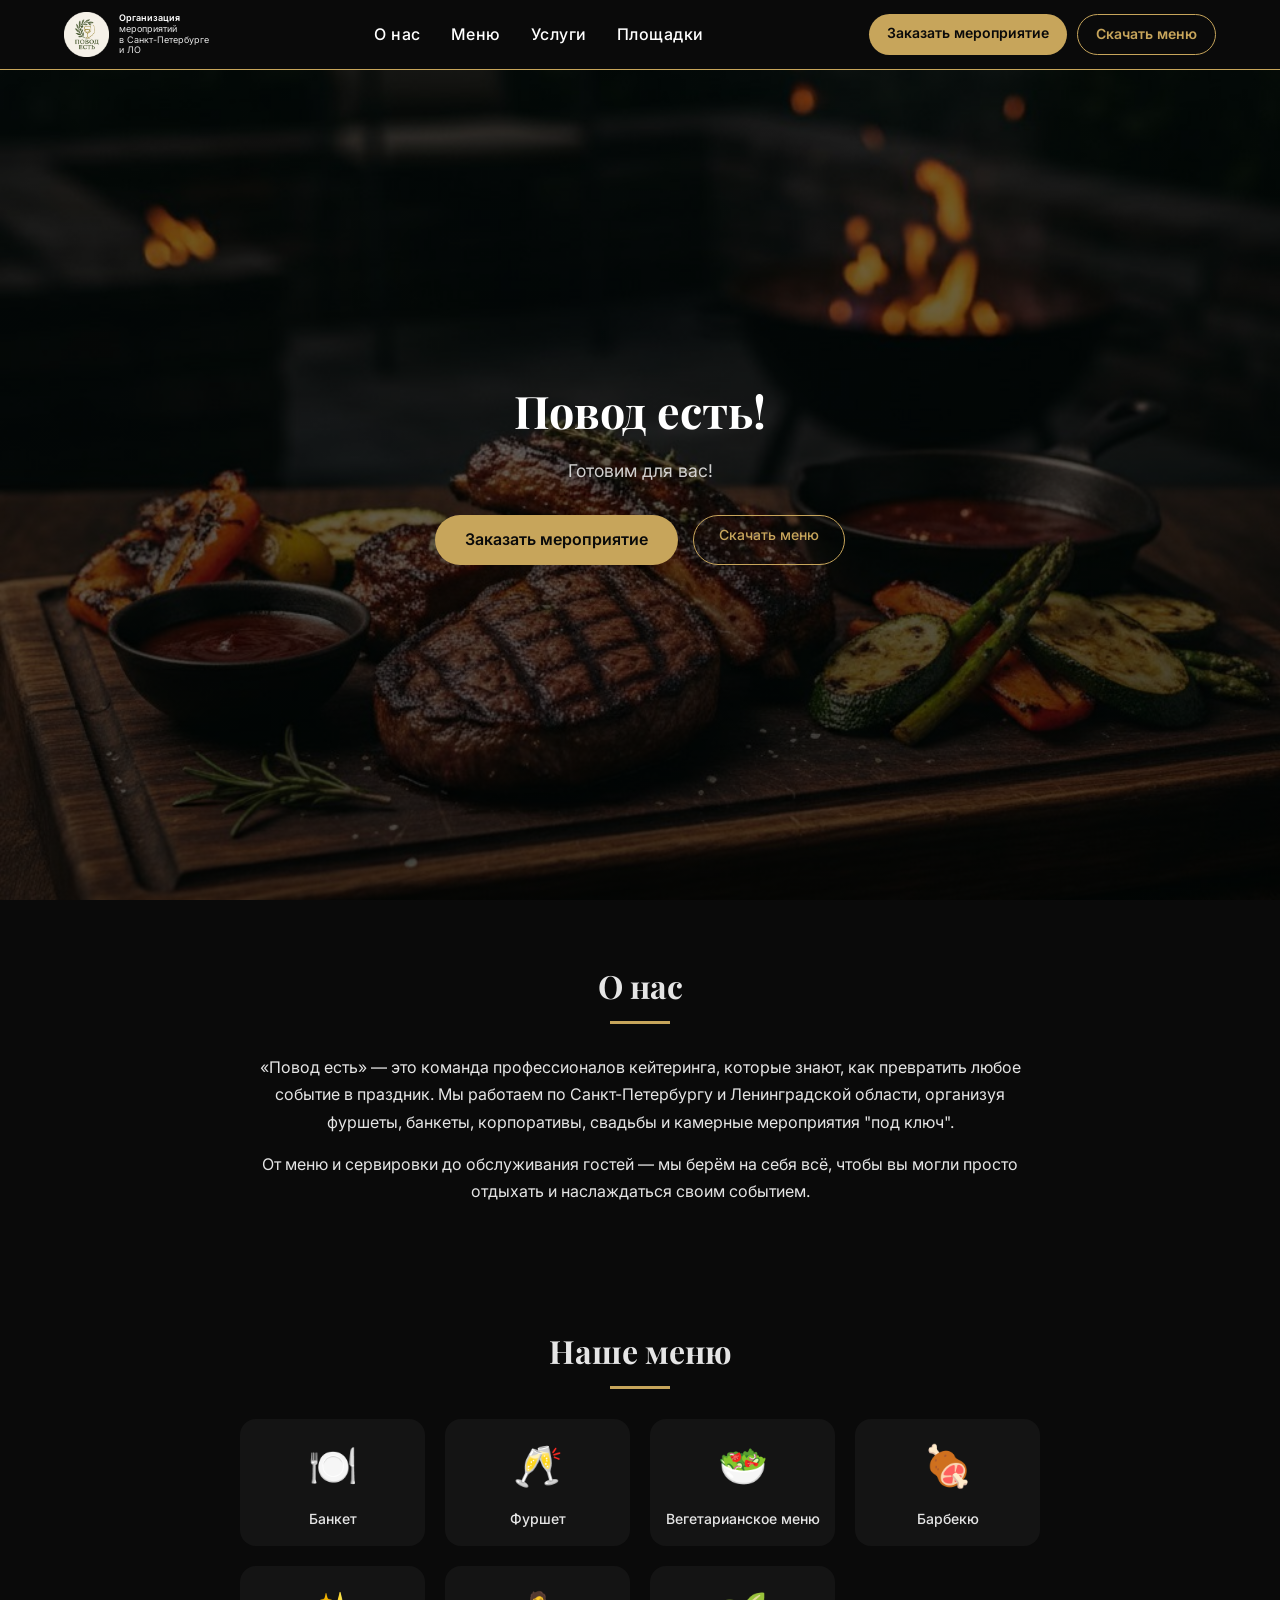
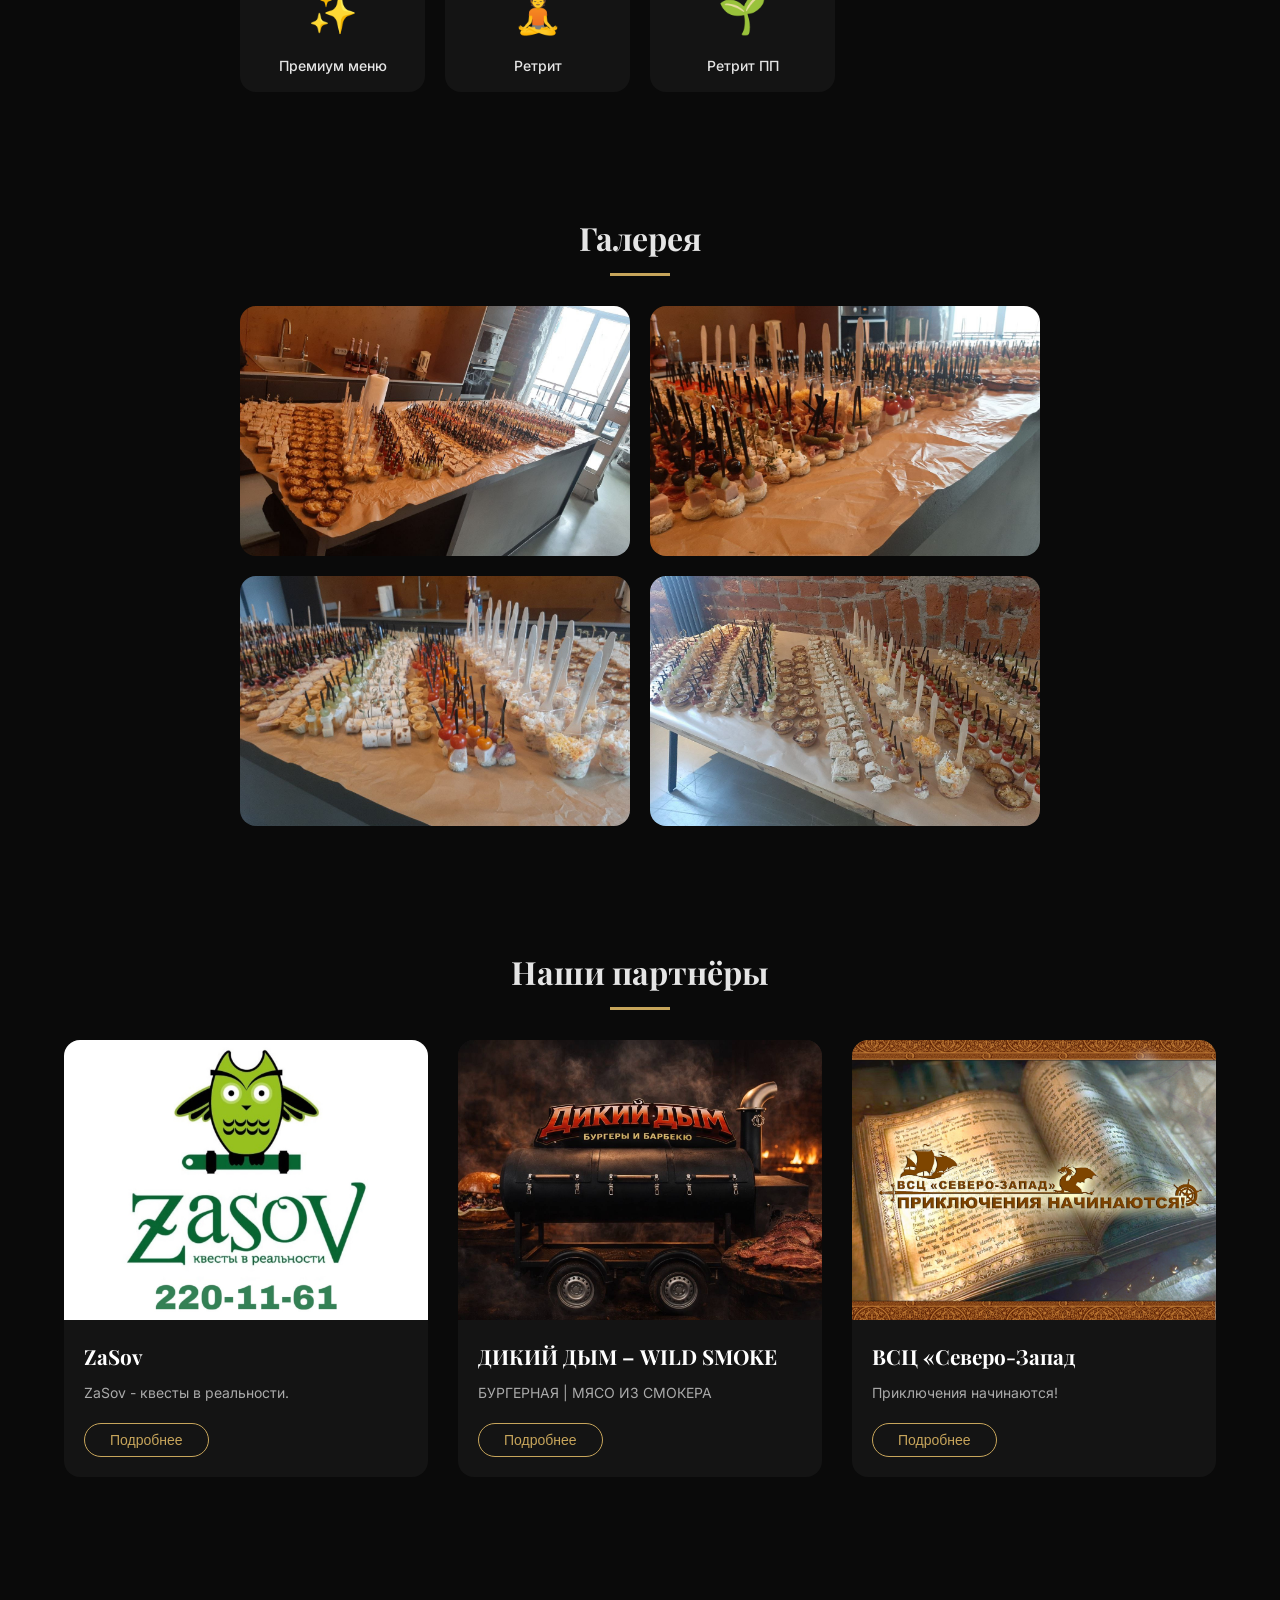
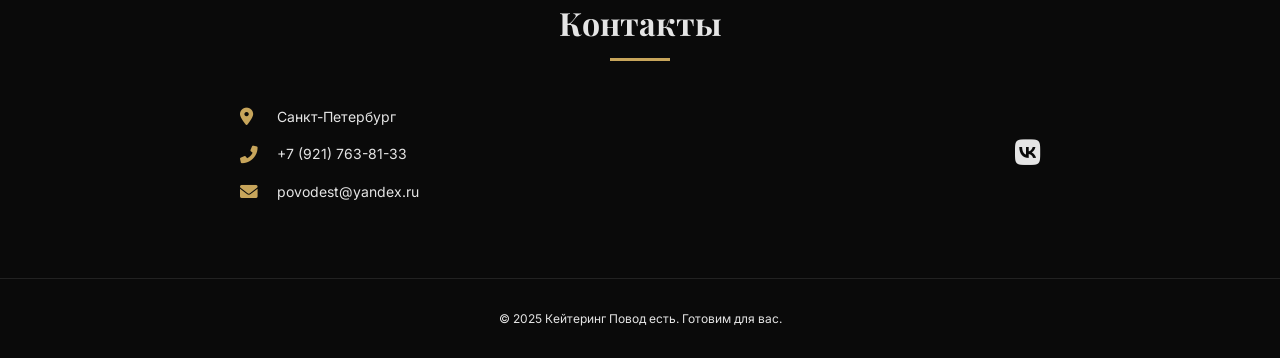
<file: index.html>
<!DOCTYPE html>
<html lang="ru">
<head>
    <meta charset="UTF-8">
    <meta name="viewport" content="width=device-width, initial-scale=1.0, user-scalable=yes">
    <title>Повод есть | Готовим для вас!</title>
    <link rel="preconnect" href="https://fonts.googleapis.com">
    <link rel="preconnect" href="https://fonts.gstatic.com" crossorigin>
    <link href="https://fonts.googleapis.com/css2?family=Inter:opsz,wght@300,400,500,600,700&family=Playfair+Display:wght@400,500,600,700&display=swap" rel="stylesheet">
    <link rel="stylesheet" href="https://cdnjs.cloudflare.com/ajax/libs/font-awesome/6.0.0-beta3/css/all.min.css">
    <link rel="stylesheet" href="css/style.css">
</head>
<body>

<!-- ШАПКА -->
<nav id="navbar">
    <div class="logo-area">
        <img src="img/logo.png" alt="Повод есть" class="logo-img">
        <div class="logo-vertical-text">
            <span>Организация</span>
            <span>мероприятий</span>
            <span>в Санкт-Петербурге</span>
            <span>и ЛО</span>
        </div>
    </div>
    
    <div class="menu" id="main-menu">
        <div class="sub_menu_block">
            <a href="#about">О нас</a>
            <div class="sub_menu">
                <a href="#contacts">Контакты</a>
                <a href="#actions">Акции</a>
                <a href="#news">Новости</a>
            </div>
        </div>
        <div class="sub_menu_block">
            <a href="javascript:void(0)">Меню</a>
            <div class="sub_menu">
                <a href="menu-detail.html?id=banquet">Банкет</a>
                <a href="menu-detail.html?id=buffet">Фуршет</a>
                <a href="menu-detail.html?id=vegetarian">Вегетарианское меню</a>
                <a href="menu-detail.html?id=bbq">Барбекю</a>
                <a href="menu-detail.html?id=premium">Премиум меню</a>
                <a href="menu-detail.html?id=retreat">Ретрит</a>
                <a href="menu-detail.html?id=retreatpp">Ретрит ПП</a>
            </div>
        </div>
        <div class="sub_menu_block">
            <a href="#services">Услуги</a>
            <div class="sub_menu">
                <a href="#consult">Консалтинг</a>
                <a href="#decor">Декор</a>
                <a href="#staff">Персонал</a>
                <a href="partners.html">Партнёры</a>
            </div>
        </div>
        <a href="areas.html">Площадки</a>
    </div>
    
    <div class="nav-right">
        <div class="nav-buttons">
            <a href="#" class="btn-nav" id="openModalBtn">Заказать мероприятие</a>
            <a href="upload/Menu.pdf" class="btn-nav btn-nav-outline" target="_blank">Скачать меню</a>
        </div>
        <div class="hamburger" id="mobile-hamburger">
            <span></span>
            <span></span>
            <span></span>
        </div>
    </div>
</nav>

<!-- ВЫЕЗЖАЮЩЕЕ БУРГЕР-МЕНЮ -->
<div class="mobile-menu-overlay" id="mobile-menu-overlay">
    <div class="mobile-menu-section">
        <div class="mobile-menu-main">О НАС</div>
        <div class="mobile-submenu">
            <a href="#contacts">КОНТАКТЫ</a>
            <a href="#actions">АКЦИИ</a>
            <a href="#news">НОВОСТИ</a>
            <a href="#chefs">НАШИ ПОВАРА</a>
            <a href="#photo">ФОТОАЛЬБОМ</a>
        </div>
    </div>
    <div class="mobile-menu-section">
        <div class="mobile-menu-main">МЕНЮ</div>
        <div class="mobile-submenu">
            <a href="menu-detail.html?id=banquet">БАНКЕТ</a>
            <a href="menu-detail.html?id=buffet">ФУРШЕТ</a>
            <a href="menu-detail.html?id=vegetarian">ВЕГЕТАРИАНСКОЕ МЕНЮ</a>
            <a href="menu-detail.html?id=bbq">БАРБЕКЮ</a>
            <a href="menu-detail.html?id=premium">ПРЕМИУМ МЕНЮ</a>
            <a href="menu-detail.html?id=retreat">РЕТРИТ</a>
            <a href="menu-detail.html?id=retreatpp">РЕТРИТ ПП</a>
        </div>
    </div>
    <div class="mobile-menu-section">
        <div class="mobile-menu-main">УСЛУГИ</div>
        <div class="mobile-submenu">
            <a href="#consult">КОНСАЛТИНГ</a>
            <a href="#decor">ДЕКОР</a>
            <a href="#staff">ПЕРСОНАЛ</a>
            <a href="#furniture">МЕБЕЛЬ</a>
            <a href="partners.html">ПАРТНЁРЫ</a>
        </div>
    </div>
    <div class="mobile-menu-section">
        <a href="areas.html" class="mobile-menu-main">ПЛОЩАДКИ</a>
    </div>
</div>

<!-- ГЕРОЙ СЕКЦИЯ -->
<section class="hero">
    <div class="hero-content">
        <h1>Повод есть!</h1>
        <p>Готовим для вас!</p>
        <div class="hero-buttons">
            <a href="#" class="btn" id="heroOpenModalBtn">Заказать мероприятие</a>
            <a href="upload/Menu.pdf" class="btn btn-outline" target="_blank">Скачать меню</a>
        </div>
    </div>
</section>

<!-- О НАС -->
<section id="about">
    <h2 class="section-title">О нас</h2>
    <div class="about-text">
        <p>«Повод есть» — это команда профессионалов кейтеринга, которые знают, как превратить любое событие в праздник. Мы работаем по Санкт-Петербургу и Ленинградской области, организуя фуршеты, банкеты, корпоративы, свадьбы и камерные мероприятия "под ключ".</p>
        <p style="margin-top: 15px;">От меню и сервировки до обслуживания гостей — мы берём на себя всё, чтобы вы могли просто отдыхать и наслаждаться своим событием.</p>
    </div>
</section>

<!-- МЕНЮ (ИКОНКИ) -->
<section id="menu">
    <h2 class="section-title">Наше меню</h2>
    <div class="menu-icons-grid">
        <div class="menu-icon-item" onclick="window.location.href='menu-detail.html?id=banquet'">
            <div class="emoji-icon">🍽️</div>
            <span>Банкет</span>
        </div>
        <div class="menu-icon-item" onclick="window.location.href='menu-detail.html?id=buffet'">
            <div class="emoji-icon">🥂</div>
            <span>Фуршет</span>
        </div>
        <div class="menu-icon-item" onclick="window.location.href='menu-detail.html?id=vegetarian'">
            <div class="emoji-icon">🥗</div>
            <span>Вегетарианское меню</span>
        </div>
        <div class="menu-icon-item" onclick="window.location.href='menu-detail.html?id=bbq'">
            <div class="emoji-icon">🍖</div>
            <span>Барбекю</span>
        </div>
        <div class="menu-icon-item" onclick="window.location.href='menu-detail.html?id=premium'">
            <div class="emoji-icon">✨</div>
            <span>Премиум меню</span>
        </div>
        <div class="menu-icon-item" onclick="window.location.href='menu-detail.html?id=retreat'">
            <div class="emoji-icon">🧘</div>
            <span>Ретрит</span>
        </div>
        <div class="menu-icon-item" onclick="window.location.href='menu-detail.html?id=retreatpp'">
            <div class="emoji-icon">🌱</div>
            <span>Ретрит ПП</span>
        </div>
    </div>
</section>

<!-- ГАЛЕРЕЯ -->
<section id="gallery">
    <h2 class="section-title">Галерея</h2>
    <div class="gallery-grid">
        <div class="gallery-item"><img src="img/gallery1.jpg" alt="Interior"></div>
        <div class="gallery-item"><img src="img/gallery2.jpg" alt="Dish"></div>
        <div class="gallery-item"><img src="img/gallery3.jpg" alt="Live music"></div>
        <div class="gallery-item"><img src="img/gallery4.jpg" alt="Atmosphere"></div>
    </div>
</section>

<!-- ПАРТНЁРЫ -->
<section id="partners">
    <h2 class="section-title">Наши партнёры</h2>
    <div class="partners-grid" id="partnersGrid"></div>
</section>

<!-- КОНТАКТЫ -->
<section id="contacts">
    <h2 class="section-title">Контакты</h2>
    <div class="contacts-container">
        <div class="contact-info">
            <p><i class="fas fa-map-marker-alt"></i> Санкт-Петербург</p>
            <p><i class="fas fa-phone-alt"></i> +7 (921) 763-81-33</p>
            <p><i class="fas fa-envelope"></i> povodest@yandex.ru</p>
        </div>
        <div class="social-icons">
            <a href="https://vk.com/povod_yestt" target="_blank" class="social-link"><i class="fab fa-vk"></i></a>
        </div>
    </div>
</section>

<footer>
    <p>© 2025 Кейтеринг Повод есть. Готовим для вас.</p>
</footer>

<!-- МОДАЛЬНОЕ ОКНО -->
<div id="bookingModal" class="modal">
    <div class="modal-content">
        <span class="close-modal">&times;</span>
        <h2>Заказать мероприятие</h2>
        <form id="bookingForm">
            <input type="text" placeholder="Имя" required>
            <input type="tel" placeholder="Телефон" required>
            <input type="email" placeholder="Почта">
            <input type="date" required>
            <select required>
                <option value="">Вид мероприятия</option>
                <option>Банкет</option>
                <option>Фуршет</option>
                <option>Барбекю</option>
                <option>Частный шеф</option>
            </select>
            <button type="submit">Отправить</button>
        </form>
    </div>
</div>

<script src="js/script.js"></script>
</body>
</html>
</file>
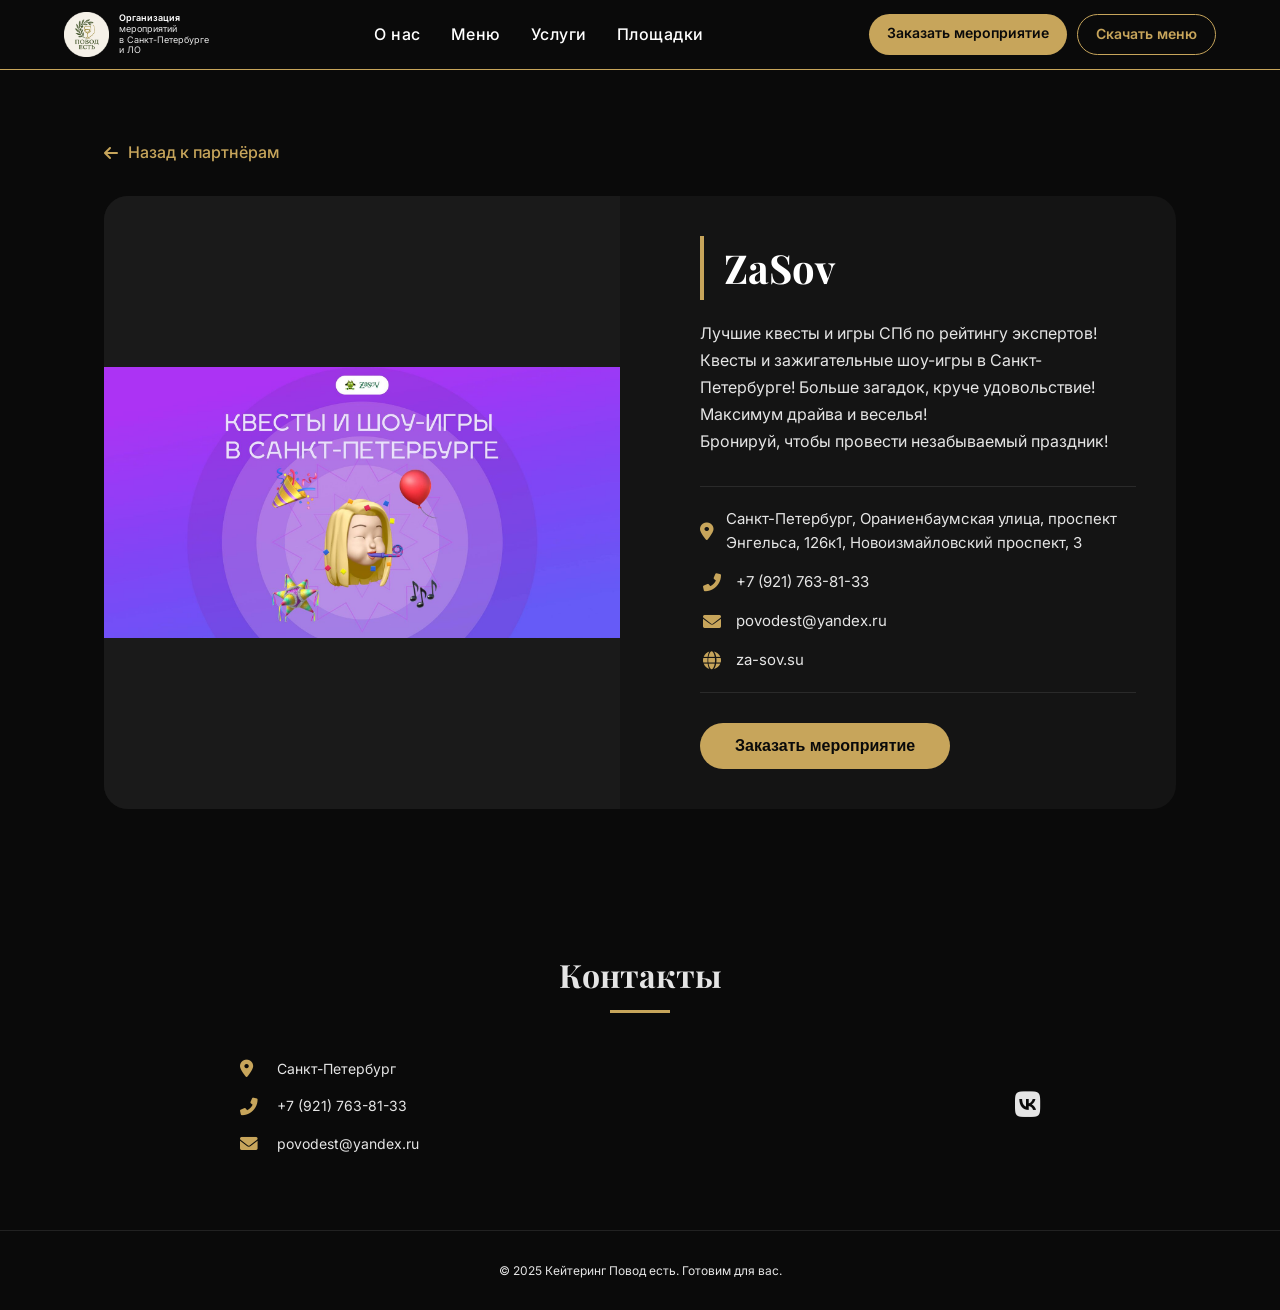
<file: partner-detail.html>
<!DOCTYPE html>
<html lang="ru">
<head>
    <meta charset="UTF-8">
    <meta name="viewport" content="width=device-width, initial-scale=1.0">
    <title>Партнёр | Кейтеринг Повод есть</title>
    <link rel="preconnect" href="https://fonts.googleapis.com">
    <link rel="preconnect" href="https://fonts.gstatic.com" crossorigin>
    <link href="https://fonts.googleapis.com/css2?family=Inter:opsz,wght@300;400;500;600;700&family=Playfair+Display:wght@400;500;600;700&display=swap" rel="stylesheet">
    <link rel="stylesheet" href="https://cdnjs.cloudflare.com/ajax/libs/font-awesome/6.0.0-beta3/css/all.min.css">
    <link rel="stylesheet" href="css/style.css">
</head>
<body class="partner-detail-page">

<!-- ШАПКА (как на других страницах) -->
<nav id="navbar">
<a href="index.html" class="logo-area">
    <img src="img/logo.png" alt="Повод есть" class="logo-img">
    <div class="logo-vertical-text">
        <span>Организация</span>
        <span>мероприятий</span>
        <span>в Санкт-Петербурге</span>
        <span>и ЛО</span>
    </div>
</a>
    
    <div class="menu" id="main-menu">
        <div class="sub_menu_block">
            <a href="index.html#about">О нас</a>
            <div class="sub_menu">
                <a href="index.html#contacts">Контакты</a>
                <a href="#actions">Акции</a>
                <a href="#news">Новости</a>
            </div>
        </div>
        <div class="sub_menu_block">
            <a href="javascript:void(0)">Меню</a>
            <div class="sub_menu">
                <a href="menu-detail.html?id=banquet">Банкет</a>
                <a href="menu-detail.html?id=buffet">Фуршет</a>
                <a href="menu-detail.html?id=vegetarian">Вегетарианское меню</a>
                <a href="menu-detail.html?id=bbq">Барбекю</a>
                <a href="menu-detail.html?id=premium">Премиум меню</a>
                <a href="menu-detail.html?id=retreat">Ретрит</a>
                <a href="menu-detail.html?id=retreatpp">Ретрит ПП</a>
            </div>
        </div>
        <div class="sub_menu_block">
            <a href="index.html#services">Услуги</a>
            <div class="sub_menu">
                <a href="#consult">Консалтинг</a>
                <a href="#decor">Декор</a>
                <a href="#staff">Персонал</a>
                <a href="partners.html">Партнёры</a>
            </div>
        </div>
        <a href="areas.html">Площадки</a>
    </div>
    
    <div class="nav-right">
        <div class="nav-buttons">
            <a href="#" class="btn-nav" id="openModalBtn">Заказать мероприятие</a>
            <a href="upload/Menu.pdf" class="btn-nav btn-nav-outline" target="_blank">Скачать меню</a>
        </div>
        <div class="hamburger" id="mobile-hamburger">
            <span></span>
            <span></span>
            <span></span>
        </div>
    </div>
</nav>

<!-- БУРГЕР-МЕНЮ -->
<div class="mobile-menu-overlay" id="mobile-menu-overlay">
    <div class="mobile-menu-section">
        <div class="mobile-menu-main">О НАС</div>
        <div class="mobile-submenu">
            <a href="index.html#contacts">КОНТАКТЫ</a>
            <a href="#actions">АКЦИИ</a>
            <a href="#news">НОВОСТИ</a>
        </div>
    </div>
    <div class="mobile-menu-section">
        <div class="mobile-menu-main">МЕНЮ</div>
        <div class="mobile-submenu">
            <a href="menu-detail.html?id=banquet">БАНКЕТ</a>
            <a href="menu-detail.html?id=buffet">ФУРШЕТ</a>
            <a href="menu-detail.html?id=vegetarian">ВЕГЕТАРИАНСКОЕ</a>
            <a href="menu-detail.html?id=bbq">БАРБЕКЮ</a>
            <a href="menu-detail.html?id=premium">ПРЕМИУМ</a>
            <a href="menu-detail.html?id=retreat">РЕТРИТ</a>
            <a href="menu-detail.html?id=retreatpp">РЕТРИТ ПП</a>
        </div>
    </div>
    <div class="mobile-menu-section">
        <div class="mobile-menu-main">УСЛУГИ</div>
        <div class="mobile-submenu">
            <a href="#consult">КОНСАЛТИНГ</a>
            <a href="#decor">ДЕКОР</a>
            <a href="#staff">ПЕРСОНАЛ</a>
            <a href="partners.html">ПАРТНЁРЫ</a>
        </div>
    </div>
    <div class="mobile-menu-section">
        <a href="areas.html" class="mobile-menu-main">ПЛОЩАДКИ</a>
    </div>
</div>

<div class="partner-detail-content">
    <a href="partners.html" class="back-btn">
        <i class="fas fa-arrow-left"></i> Назад к партнёрам
    </a>
    
    <div id="partnerContent">Загрузка...</div>
</div>

<!-- КОНТАКТЫ -->
<section id="contacts">
    <h2 class="section-title">Контакты</h2>
    <div class="contacts-container">
        <div class="contact-info">
            <p><i class="fas fa-map-marker-alt"></i> Санкт-Петербург</p>
            <p><i class="fas fa-phone-alt"></i> +7 (921) 763-81-33</p>
            <p><i class="fas fa-envelope"></i> povodest@yandex.ru</p>
        </div>
        <div class="social-icons">
            <a href="https://vk.com/povod_yestt" target="_blank" class="social-link"><i class="fab fa-vk"></i></a>
        </div>
    </div>
</section>

<footer>
    <p>© 2025 Кейтеринг Повод есть. Готовим для вас.</p>
</footer>

<div id="bookingModal" class="modal">
    <div class="modal-content">
        <span class="close-modal">&times;</span>
        <h2>Заказать мероприятие</h2>
        <form id="bookingForm">
            <input type="text" placeholder="Имя" required>
            <input type="tel" placeholder="Телефон" required>
            <input type="email" placeholder="Почта">
            <input type="date" required>
            <select required>
                <option value="">Вид мероприятия</option>
                <option>Банкет</option>
                <option>Фуршет</option>
                <option>Барбекю</option>
                <option>Частный шеф</option>
            </select>
            <button type="submit">Отправить</button>
        </form>
    </div>
</div>

<script src="js/script.js"></script>
<script>
    // Данные партнёров (полные)
    const partnersDetail = {
        partner1: {
            name: "ZaSov",
            img: "img/partners/zasov-bg.jpg",
            fullDesc: "<p>Лучшие квесты и игры СПб по рейтингу экспертов! Квесты и зажигательные шоу-игры в Санкт-Петербурге! Больше загадок, круче удовольствие! Максимум драйва и веселья!</p><p>Бронируй, чтобы провести незабываемый праздник!</p>",
            address: "Санкт-Петербург, Ораниенбаумская улица, проспект Энгельса, 126к1, Новоизмайловский проспект, 3",
            phone: "+7 (921) 763-81-33",
            email: "povodest@yandex.ru",
            website: "za-sov.su"
        },
        partner2: {
            name: "ДИКИЙ ДЫМ – WILD SMOKE",
            img: "img/partners/partner2-bg.jpg",
            fullDesc: "<p>ДИКИЙ ДЫМ | БУРГЕРНАЯ ЭНКОЛОВО | МЯСО ИЗ СМОКЕРА. Собственное производство мяса, техасский смокер и барбекю, свежайшая продукция, большой выбор, быстрое обслуживание.</p>",
            address: "д. Энколово, Лазурная 1",
            phone: "+7 (921) 763-81-33",
            email: "povodest@yandex.ru",
            website: "vk.com/wild_smoke_ohta"
        },
        partner3: {
            name: "ВСЦ «Северо-Запад»",
            img: "img/partners/partner3-bg.jpg",
            desc: "Приключения начинаются!",
            fullDesc: "<p>ВСЦ «Северо-Запад». Приключения начинаются — для незабываемых корпоративов и увлекательных школьных праздников!Квесты-приключения в городе, за городом, в крепостях и фортах, полевая кухня, военно-исторические экскурсии, интерактивные экскурсии — детям и взрослым!</p>",
            address: "Санкт-Петербург",
            phone: "+7 (921) 763-81-33",
            email: "povodest@yandex.ru",
            website: "vk.ru/nw_quest"
        }
    };
    
    const urlParams = new URLSearchParams(window.location.search);
    const partnerId = urlParams.get('id') || 'partner1';
    const partner = partnersDetail[partnerId];
    
    const contentDiv = document.getElementById('partnerContent');
    
    if (partner) {
        contentDiv.innerHTML = `
            <div class="partner-detail-grid">
                <div class="partner-detail-img" style="background-image: url('${partner.img}'); background-size: cover; background-position: center;"></div>
                <div class="partner-detail-info">
                    <h1 class="partner-detail-title">${partner.name}</h1>
                    <div class="partner-detail-desc">${partner.fullDesc}</div>
                    <div class="partner-params">
                        <div class="partner-param">
                            <i class="fas fa-map-marker-alt"></i>
                            <span>${partner.address}</span>
                        </div>
                        <div class="partner-param">
                            <i class="fas fa-phone-alt"></i>
                            <a href="tel:${partner.phone.replace(/\D/g, '')}">${partner.phone}</a>
                        </div>
                        <div class="partner-param">
                            <i class="fas fa-envelope"></i>
                            <a href="mailto:${partner.email}">${partner.email}</a>
                        </div>
                        <div class="partner-param">
                            <i class="fas fa-globe"></i>
                            <a href="#" target="_blank">${partner.website}</a>
                        </div>
                    </div>
                    <button class="btn-order" id="orderBtn">Заказать мероприятие</button>
                </div>
            </div>
        `;
    } else {
        contentDiv.innerHTML = '<p style="color:white; text-align:center;">Партнёр не найден</p>';
    }
    
    document.getElementById('orderBtn')?.addEventListener('click', function(e) {
        e.preventDefault();
        document.getElementById('bookingModal').style.display = 'flex';
    });
</script>
</body>
</html>
</file>
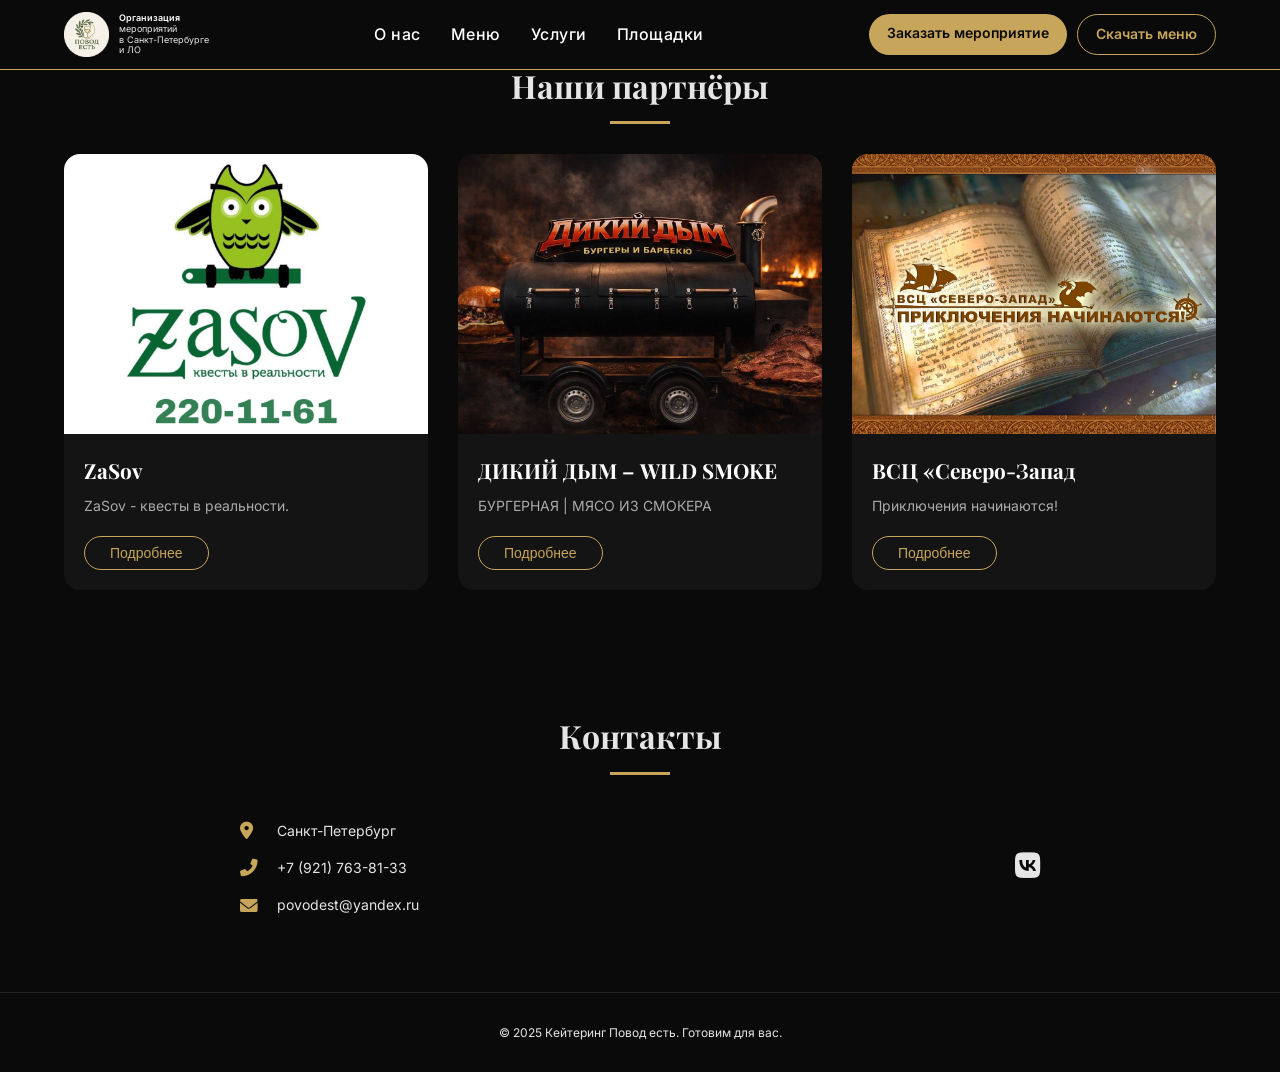
<file: partners.html>
<!DOCTYPE html>
<html lang="ru">
<head>
    <meta charset="UTF-8">
    <meta name="viewport" content="width=device-width, initial-scale=1.0, user-scalable=yes">
    <title>Партнёры | Кейтеринг Повод есть</title>
    <link rel="preconnect" href="https://fonts.googleapis.com">
    <link rel="preconnect" href="https://fonts.gstatic.com" crossorigin>
    <link href="https://fonts.googleapis.com/css2?family=Inter:opsz,wght@14..32,300;400;500;600;700&family=Playfair+Display:ital,wght@0,400;0,500;0,600;0,700;1,400&display=swap" rel="stylesheet">
    <link rel="stylesheet" href="https://cdnjs.cloudflare.com/ajax/libs/font-awesome/6.0.0-beta3/css/all.min.css">
    <link rel="stylesheet" href="css/style.css">
</head>
<body>

<nav id="navbar">
<a href="index.html" class="logo-area">
    <img src="img/logo.png" alt="Повод есть" class="logo-img">
    <div class="logo-vertical-text">
        <span>Организация</span>
        <span>мероприятий</span>
        <span>в Санкт-Петербурге</span>
        <span>и ЛО</span>
    </div>
</a>
    
    <div class="menu" id="main-menu">
        <div class="sub_menu_block">
            <a href="index.html#about">О нас</a>
            <div class="sub_menu">
                <a href="index.html#contacts">Контакты</a>
                <a href="#actions">Акции</a>
                <a href="#news">Новости</a>
            </div>
        </div>
        <div class="sub_menu_block">
            <a href="javascript:void(0)">Меню</a>
            <div class="sub_menu">
                <a href="menu-detail.html?id=banquet">Банкет</a>
                <a href="menu-detail.html?id=buffet">Фуршет</a>
                <a href="menu-detail.html?id=vegetarian">Вегетарианское меню</a>
                <a href="menu-detail.html?id=bbq">Барбекю</a>
                <a href="menu-detail.html?id=premium">Премиум меню</a>
                <a href="menu-detail.html?id=retreat">Ретрит</a>
                <a href="menu-detail.html?id=retreatpp">Ретрит ПП</a>
            </div>
        </div>
        <div class="sub_menu_block">
            <a href="index.html#services">Услуги</a>
            <div class="sub_menu">
                <a href="#consult">Консалтинг</a>
                <a href="#decor">Декор</a>
                <a href="#staff">Персонал</a>
                <a href="partners.html">Партнёры</a>
            </div>
        </div>
        <a href="areas.html">Площадки</a>
    </div>
    
    <div class="nav-right">
        <div class="nav-buttons">
            <a href="#" class="btn-nav" id="openModalBtn">Заказать мероприятие</a>
            <a href="upload/Menu.pdf" class="btn-nav btn-nav-outline" target="_blank">Скачать меню</a>
        </div>
        <div class="hamburger" id="mobile-hamburger">
            <span></span>
            <span></span>
            <span></span>
        </div>
    </div>
</nav>

<!-- ВЫЕЗЖАЮЩЕЕ БУРГЕР-МЕНЮ -->
<div class="mobile-menu-overlay" id="mobile-menu-overlay">
    <div class="mobile-menu-section">
        <div class="mobile-menu-main">О НАС</div>
        <div class="mobile-submenu">
            <a href="index.html#contacts">КОНТАКТЫ</a>
            <a href="#actions">АКЦИИ</a>
            <a href="#news">НОВОСТИ</a>
        </div>
    </div>
    <div class="mobile-menu-section">
        <div class="mobile-menu-main">МЕНЮ</div>
        <div class="mobile-submenu">
            <a href="menu-detail.html?id=banquet">БАНКЕТ</a>
            <a href="menu-detail.html?id=buffet">ФУРШЕТ</a>
            <a href="menu-detail.html?id=vegetarian">ВЕГЕТАРИАНСКОЕ</a>
            <a href="menu-detail.html?id=bbq">БАРБЕКЮ</a>
            <a href="menu-detail.html?id=premium">ПРЕМИУМ</a>
            <a href="menu-detail.html?id=retreat">РЕТРИТ</a>
            <a href="menu-detail.html?id=retreatpp">РЕТРИТ ПП</a>
        </div>
    </div>
    <div class="mobile-menu-section">
        <div class="mobile-menu-main">УСЛУГИ</div>
        <div class="mobile-submenu">
            <a href="#consult">КОНСАЛТИНГ</a>
            <a href="#decor">ДЕКОР</a>
            <a href="#staff">ПЕРСОНАЛ</a>
            <a href="partners.html">ПАРТНЁРЫ</a>
        </div>
    </div>
    <div class="mobile-menu-section">
        <a href="areas.html" class="mobile-menu-main">ПЛОЩАДКИ</a>
    </div>
</div>

<section class="partners-section">
    <div class="container">
        <h2 class="section-title">Наши партнёры</h2>
        <div class="partners-grid" id="partnersGrid"></div>
    </div>
</section>

<!-- КОНТАКТЫ -->
<section id="contacts">
    <h2 class="section-title">Контакты</h2>
    <div class="contacts-container">
        <div class="contact-info">
            <p><i class="fas fa-map-marker-alt"></i> Санкт-Петербург</p>
            <p><i class="fas fa-phone-alt"></i> +7 (921) 763-81-33</p>
            <p><i class="fas fa-envelope"></i> povodest@yandex.ru</p>
        </div>
        <div class="social-icons">
            <a href="https://vk.com/povod_yestt" target="_blank" class="social-link"><i class="fab fa-vk"></i></a>
        </div>
    </div>
</section>

<footer>
    <p>© 2025 Кейтеринг Повод есть. Готовим для вас.</p>
</footer>

<div id="bookingModal" class="modal">
    <div class="modal-content">
        <span class="close-modal">&times;</span>
        <h2>Заказать мероприятие</h2>
        <form id="bookingForm">
            <input type="text" placeholder="Имя" required>
            <input type="tel" placeholder="Телефон" required>
            <input type="email" placeholder="Почта">
            <input type="date" required>
            <select required>
                <option value="">Вид мероприятия</option>
                <option>Банкет</option>
                <option>Фуршет</option>
                <option>Барбекю</option>
                <option>Частный шеф</option>
            </select>
            <button type="submit">Отправить</button>
        </form>
    </div>
</div>

<script src="js/script.js"></script>
<script>
    // Данные партнёров
    const partnersData = [
        {
            id: "partner1",
            name: "ZaSov",
            img: "img/partners/zasov.jpg",
            desc: "ZaSov - квесты в реальности.",
            fullDesc: "<p>Лучшие квесты и игры СПб по рейтингу экспертов!Квесты и зажигательные шоу-игры в Санкт-Петербурге!Больше загадок, круче удовольствие!Максимум драйва и веселья!</p>",
            address: "Санкт-Петербург, Ораниенбаумская улица,проспект Энгельса, 126к1,Новоизмайловский проспект, 3",
            phone: "+7 (921) 763-81-33",
            email: "povodest@yandex.ru",
            website: "za-sov.su"
        },
        {
            id: "partner2",
            name: "ДИКИЙ ДЫМ – WILD SMOKE",
            img: "img/partners/partner2.jpg",
            desc: "ДИКИЙ ДЫМ | БУРГЕРНАЯ ЭНКОЛОВО | МЯСО ИЗ СМОКЕРА.",
            fullDesc: "<p>ДИКИЙ ДЫМ | БУРГЕРНАЯ ЭНКОЛОВО | МЯСО ИЗ СМОКЕРА.Собственное производство мяса,техасский смокер и барбекю,свежайшая продукция,большой выбор,быстрое обслуживание.</p>",
            address: "д. Энколово, Лазурная 1",
            phone: "+7 (921) 763-81-33",
            email: "povodest@yandex.ru",
            website: "vk.com/wild_smoke_ohta"
        },
		        {
            id: "partner3",
            name: "ВСЦ «Северо-Запад»",
            img: "img/partners/partner3.jpg",
            desc: "Приключения начинаются!",
            fullDesc: "<p>ВСЦ «Северо-Запад». Приключения начинаются — для незабываемых корпоративов и увлекательных школьных праздников!Квесты-приключения в городе, за городом, в крепостях и фортах, полевая кухня, военно-исторические экскурсии, интерактивные экскурсии — детям и взрослым!</p>",
            address: "Санкт-Петербург",
            phone: "+7 (921) 763-81-33",
            email: "povodest@yandex.ru",
            website: "vk.ru/nw_quest"
        }
    ];

    // Отображение карточек партнёров
    const partnersGrid = document.getElementById('partnersGrid');
    
    if (partnersGrid) {
        partnersGrid.innerHTML = partnersData.map(partner => `
            <div class="partner-card" onclick="window.location.href='partner-detail.html?id=${partner.id}'">
                <div class="partner-img" style="background-image: url('${partner.img}')"></div>
                <div class="partner-content">
                    <h3>${partner.name}</h3>
                    <p class="partner-desc">${partner.desc}</p>
                    <button class="btn-outline">Подробнее</button>
                </div>
            </div>
        `).join('');
    }
</script>
</body>
</html>
</file>
<file: css/style.css>
/* ========== БАЗОВЫЕ СТИЛИ ========== */
* {
    margin: 0;
    padding: 0;
    box-sizing: border-box;
}

body {
    font-family: 'Inter', sans-serif;
    background-color: #0a0a0a;
    color: #e5e5e5;
    line-height: 1.6;
    overflow-x: hidden;
}

h1, h2, h3 {
    font-family: 'Playfair Display', serif;
}

/* ========== ШАПКА ========== */
nav {
    position: fixed;
    top: 0;
    width: 100%;
    padding: 12px 5%;
    display: flex;
    justify-content: space-between;
    align-items: center;
    z-index: 1000;
    background: #0a0a0a;
    border-bottom: 1px solid #c7a55b;
}

.logo-area {
    display: flex;
    align-items: center;
    gap: 10px;
    text-decoration: none;
    color: inherit;
}

.logo-area:hover {
    text-decoration: none;
}

.logo-img {
    height: 45px;
    width: auto;
}

.logo-vertical-text {
    display: flex;
    flex-direction: column;
    line-height: 1.2;
}

.logo-vertical-text span {
    font-size: 9px;
    font-weight: 400;
    color: #e5e5e5;
    white-space: nowrap;
}

.logo-vertical-text span:first-child {
    font-weight: 600;
    color: #fff;
}

.nav-right {
    display: flex;
    align-items: center;
    gap: 15px;
}

/* ========== КНОПКИ В ШАПКЕ ========== */
.nav-buttons {
    display: flex;
    gap: 10px;
}

.btn-nav {
    background: #c7a55b;
    color: #0a0a0a;
    padding: 8px 18px;
    border-radius: 30px;
    text-decoration: none;
    font-weight: 600;
    font-size: 14px;
    transition: all 0.3s;
    white-space: nowrap;
}

.btn-nav-outline {
    background: transparent;
    border: 1px solid #c7a55b;
    color: #c7a55b;
}

.btn-nav:hover {
    background: #e6c282;
    transform: translateY(-2px);
}

/* ========== ГОРИЗОНТАЛЬНОЕ МЕНЮ (КОМПЬЮТЕР) ========== */
.menu {
    display: flex;
    gap: 30px;
    align-items: center;
    list-style: none;
    margin: 0;
    padding: 0;
}

.menu a {
    color: #fff;
    text-decoration: none;
    font-weight: 500;
    transition: color 0.3s;
    font-size: 1rem;
    letter-spacing: 0.5px;
}

.menu a:hover {
    color: #c7a55b;
}

.sub_menu_block {
    position: relative;
}

.sub_menu {
    display: none;
    position: absolute;
    top: 100%;
    left: 0;
    background: #1a1a1a;
    min-width: 200px;
    padding: 10px 0;
    border-radius: 8px;
    z-index: 100;
    box-shadow: 0 10px 20px rgba(0,0,0,0.3);
}

.sub_menu a {
    display: block;
    padding: 8px 20px;
    color: #e5e5e5;
    font-size: 14px;
    font-weight: 400;
}

.sub_menu a:hover {
    background: #c7a55b;
    color: #0a0a0a;
}

.sub_menu_block:hover .sub_menu {
    display: block;
}

/* ========== БУРГЕР-МЕНЮ (ТОЛЬКО ТЕЛЕФОН) ========== */
.hamburger {
    display: none;
    flex-direction: column;
    gap: 5px;
    cursor: pointer;
    z-index: 1002;
}

.hamburger span {
    width: 25px;
    height: 3px;
    background: #c7a55b;
    transition: 0.3s;
    border-radius: 3px;
}

.hamburger.active span:nth-child(1) {
    transform: rotate(45deg) translate(5px, 5px);
}

.hamburger.active span:nth-child(2) {
    opacity: 0;
}

.hamburger.active span:nth-child(3) {
    transform: rotate(-45deg) translate(7px, -6px);
}

/* ========== МОБИЛЬНОЕ ВЫЕЗЖАЮЩЕЕ МЕНЮ ========== */
.mobile-menu-overlay {
    position: fixed;
    top: 70px;
    right: -100%;
    width: 100%;
    height: calc(100% - 70px);
    background: #0a0a0a;
    z-index: 999;
    transition: right 0.3s ease;
    overflow-y: auto;
    padding: 30px 20px;
}

.mobile-menu-overlay.active {
    right: 0;
}

.mobile-menu-section {
    margin-bottom: 25px;
    text-align: center;
}

.mobile-menu-main {
    font-size: 22px;
    font-weight: 600;
    color: #c7a55b;
    text-decoration: none;
    padding: 10px 0;
    font-family: 'Playfair Display', serif;
    letter-spacing: 1px;
    display: block;
    text-align: center;
}

.mobile-submenu {
    display: flex;
    flex-direction: column;
    align-items: center;
    gap: 8px;
    margin-top: 5px;
}

.mobile-submenu a {
    display: inline-block;
    font-size: 16px;
    font-weight: 400;
    color: #ffffff;
    text-decoration: none;
    padding: 6px 0;
    transition: 0.3s;
    background: transparent;
    text-align: center;
}

.mobile-submenu a:active {
    color: #c7a55b;
}

/* ========== ГЕРОЙ СЕКЦИЯ ========== */
.hero {
    min-height: 100vh;
    background: linear-gradient(rgba(0,0,0,0.5), rgba(0,0,0,0.7)), url('../img/4.jpg') center/cover no-repeat;
    display: flex;
    align-items: center;
    justify-content: center;
    text-align: center;
    padding: 100px 5% 60px;
}

.hero-content h1 {
    font-size: 2.8rem;
    margin-bottom: 10px;
    color: #fff;
}

.hero-content p {
    font-size: 1.1rem;
    margin-bottom: 30px;
    opacity: 0.9;
}

.hero-buttons {
    display: flex;
    gap: 15px;
    justify-content: center;
}

.btn {
    display: inline-block;
    background: #c7a55b;
    color: #0a0a0a;
    padding: 12px 30px;
    border-radius: 40px;
    text-decoration: none;
    font-weight: 600;
    transition: all 0.3s;
    cursor: pointer;
    font-size: 16px;
    text-align: center;
}

.btn-outline {
    background: transparent;
    border: 1px solid #c7a55b;
    color: #c7a55b;
}

.btn:hover {
    background: #e6c282;
    transform: translateY(-2px);
}

/* ========== СЕКЦИИ ========== */
section {
    padding: 60px 5%;
}

.section-title {
    text-align: center;
    font-size: 2rem;
    margin-bottom: 30px;
    font-family: 'Playfair Display', serif;
    position: relative;
}

.section-title:after {
    content: '';
    display: block;
    width: 60px;
    height: 3px;
    background: #c7a55b;
    margin: 10px auto 0;
}

.about-text {
    max-width: 800px;
    margin: 0 auto;
    text-align: center;
    font-size: 1rem;
    line-height: 1.7;
}

/* ========== ИКОНКИ МЕНЮ ========== */
.menu-icons-grid {
    display: grid;
    grid-template-columns: repeat(4, 1fr);
    gap: 20px;
    max-width: 800px;
    margin: 0 auto;
}

.menu-icon-item {
    text-align: center;
    cursor: pointer;
    transition: transform 0.3s;
    padding: 15px;
    background: #141414;
    border-radius: 16px;
}

.menu-icon-item:hover {
    transform: translateY(-5px);
}

.emoji-icon {
    font-size: 40px;
    margin-bottom: 10px;
}

.menu-icon-item span {
    display: block;
    font-size: 14px;
    font-weight: 500;
    color: #e5e5e5;
}

/* ========== ГАЛЕРЕЯ ========== */
.gallery-grid {
    display: grid;
    grid-template-columns: repeat(2, 1fr);
    gap: 20px;
    max-width: 800px;
    margin: 0 auto;
}

.gallery-item {
    overflow: hidden;
    border-radius: 16px;
    height: 250px;
}

.gallery-item img {
    width: 100%;
    height: 100%;
    object-fit: cover;
    transition: transform 0.5s;
}

.gallery-item:hover img {
    transform: scale(1.05);
}

/* ========== КОНТАКТЫ ========== */
.contacts-container {
    display: flex;
    justify-content: space-between;
    max-width: 800px;
    margin: 0 auto;
}

.contact-info p {
    margin: 15px 0;
    display: flex;
    align-items: center;
    gap: 12px;
    font-size: 14px;
}

.contact-info i {
    width: 25px;
    color: #c7a55b;
    font-size: 1.1rem;
}

.social-icons {
    display: flex;
    gap: 20px;
    align-items: center;
}

.social-icons i {
    font-size: 1.8rem;
    cursor: pointer;
    color: #e5e5e5;
}

.social-icons i:hover {
    color: #c7a55b;
}

/* ========== ФУТЕР ========== */
footer {
    text-align: center;
    padding: 30px;
    border-top: 1px solid #222;
    font-size: 12px;
}

/* ========== МОДАЛЬНОЕ ОКНО ========== */
.modal {
    display: none;
    position: fixed;
    top: 0;
    left: 0;
    width: 100%;
    height: 100%;
    background: rgba(0,0,0,0.9);
    z-index: 2000;
    justify-content: center;
    align-items: center;
}

.modal-content {
    background: #111;
    padding: 25px;
    border-radius: 20px;
    max-width: 90%;
    width: 400px;
    border: 1px solid #c7a55b;
}

.modal-content h2 {
    margin-bottom: 20px;
    text-align: center;
}

.modal-content input, .modal-content select {
    width: 100%;
    padding: 12px;
    margin: 10px 0;
    background: #222;
    border: 1px solid #333;
    color: #fff;
    border-radius: 8px;
}

.modal-content button {
    background: #c7a55b;
    color: #0a0a0a;
    padding: 12px;
    border: none;
    width: 100%;
    border-radius: 40px;
    font-weight: bold;
    cursor: pointer;
    margin-top: 10px;
}

.close-modal {
    float: right;
    font-size: 1.5rem;
    cursor: pointer;
    color: #aaa;
}

/* ========== ПЛОЩАДКИ ========== */
.venues-section {
    padding: 100px 5% 60px;
    background: #0a0a0a;
}

.container {
    max-width: 1200px;
    margin: 0 auto;
}

.filters-wrapper {
    background: #141414;
    border-radius: 20px;
    padding: 25px;
    margin-bottom: 40px;
}

.filters-chips {
    display: flex;
    flex-wrap: wrap;
    justify-content: center;
    gap: 12px;
    margin-bottom: 30px;
    padding-bottom: 20px;
    border-bottom: 1px solid #2a2a2a;
}

.filter-chip {
    padding: 8px 22px;
    background: #1e1e1e;
    border-radius: 40px;
    cursor: pointer;
    transition: all 0.3s;
    font-size: 14px;
    font-weight: 500;
    color: #e5e5e5;
}

.filter-chip:hover, .filter-chip.active {
    background: #c7a55b;
    color: #0a0a0a;
}

.filter-guests {
    text-align: center;
}

.filter-guests label {
    display: block;
    margin-bottom: 15px;
    font-size: 16px;
    color: #e5e5e5;
}

.filter-guests span {
    color: #c7a55b;
    font-weight: bold;
    font-size: 20px;
}

.filter-guests input[type="range"] {
    width: 100%;
    max-width: 500px;
    height: 4px;
    -webkit-appearance: none;
    background: #2a2a2a;
    border-radius: 2px;
    margin: 10px 0;
}

.filter-guests input[type="range"]::-webkit-slider-thumb {
    -webkit-appearance: none;
    width: 18px;
    height: 18px;
    border-radius: 50%;
    background: #c7a55b;
    cursor: pointer;
}

.guests-labels {
    display: flex;
    justify-content: center;
    gap: 40px;
    max-width: 500px;
    margin: 10px auto 0;
    font-size: 12px;
    color: #666;
}

.venues-grid {
    display: grid;
    grid-template-columns: repeat(auto-fill, minmax(320px, 1fr));
    gap: 30px;
}

.venue-card {
    background: #141414;
    border-radius: 16px;
    overflow: hidden;
    transition: transform 0.3s, box-shadow 0.3s;
    cursor: pointer;
}

.venue-card:hover {
    transform: translateY(-8px);
    box-shadow: 0 20px 30px rgba(0,0,0,0.4);
}

.venue-img {
    height: 220px;
    background-size: cover;
    background-position: center;
}

.venue-content {
    padding: 20px;
}

.venue-content h3 {
    font-size: 1.3rem;
    margin-bottom: 8px;
    font-family: 'Playfair Display', serif;
}

.venue-capacity {
    color: #c7a55b;
    font-size: 14px;
    margin-bottom: 15px;
    display: flex;
    align-items: center;
    gap: 8px;
}

.venue-desc {
    color: #aaa;
    font-size: 14px;
    line-height: 1.5;
    margin-bottom: 20px;
}

.btn-outline {
    display: inline-block;
    background: transparent;
    border: 1px solid #c7a55b;
    color: #c7a55b;
    padding: 8px 25px;
    border-radius: 30px;
    font-size: 14px;
    font-weight: 500;
    text-decoration: none;
    transition: all 0.3s;
    cursor: pointer;
}

.btn-outline:hover {
    background: #c7a55b;
    color: #0a0a0a;
}

.no-results {
    text-align: center;
    padding: 60px;
    background: #141414;
    border-radius: 20px;
    color: #aaa;
    font-size: 18px;
}

/* ========== ПАРТНЁРЫ (КАРТОЧКИ) ========== */
#partners {
    padding: 60px 5%;
}

.partners-grid {
    display: grid;
    grid-template-columns: repeat(auto-fill, minmax(320px, 1fr));
    gap: 30px;
    max-width: 1200px;
    margin: 0 auto;
}

.partner-card {
    background: #141414;
    border-radius: 16px;
    overflow: hidden;
    transition: transform 0.3s, box-shadow 0.3s;
    cursor: pointer;
}

.partner-card:hover {
    transform: translateY(-8px);
    box-shadow: 0 20px 30px rgba(0,0,0,0.4);
}

.partner-img {
    background-size: cover;
    background-position: center;
    background-repeat: no-repeat;
    background-color: #141414;
    height: 280px;
}

.partner-content {
    padding: 20px;
}

.partner-content h3 {
    font-size: 1.3rem;
    margin-bottom: 8px;
    font-family: 'Playfair Display', serif;
    color: #fff;
}

.partner-desc {
    color: #aaa;
    font-size: 14px;
    line-height: 1.5;
    margin-bottom: 20px;
}

/* ========== ДЕТАЛЬНАЯ СТРАНИЦА ПАРТНЁРА ========== */
.partner-detail-page {
    min-height: 100vh;
    background: #0a0a0a;
}

.partner-detail-content {
    max-width: 1200px;
    margin: 0 auto;
    padding: 140px 5% 80px;
}

.back-btn {
    display: inline-flex;
    align-items: center;
    gap: 10px;
    color: #c7a55b;
    text-decoration: none;
    margin-bottom: 30px;
    transition: 0.3s;
    font-weight: 500;
}

.back-btn:hover {
    gap: 15px;
    color: #e6c282;
}

.partner-detail-grid {
    display: grid;
    grid-template-columns: 1fr 1fr;
    gap: 40px;
    background: #141414;
    border-radius: 24px;
    overflow: hidden;
}

.partner-detail-img {
    background-size: contain;
    background-position: center;
    background-repeat: no-repeat;
    background-color: #1a1a1a;
    min-height: 450px;
    width: 100%;
}

.partner-detail-info {
    padding: 40px;
    display: flex;
    flex-direction: column;
}

.partner-detail-title {
    font-size: 2.5rem;
    font-family: 'Playfair Display', serif;
    margin-bottom: 20px;
    color: #fff;
    border-left: 4px solid #c7a55b;
    padding-left: 20px;
}

.partner-detail-desc {
    color: #e5e5e5;
    line-height: 1.7;
    margin-bottom: 30px;
    font-size: 1rem;
}

.partner-params {
    display: flex;
    flex-direction: column;
    gap: 15px;
    margin-bottom: 30px;
    padding: 20px 0;
    border-top: 1px solid #2a2a2a;
    border-bottom: 1px solid #2a2a2a;
}

.partner-param {
    display: flex;
    align-items: center;
    gap: 12px;
    color: #e5e5e5;
    font-size: 15px;
}

.partner-param i {
    width: 24px;
    color: #c7a55b;
    font-size: 18px;
    text-align: center;
}

.partner-param a {
    color: #e5e5e5;
    text-decoration: none;
    transition: 0.3s;
}

.partner-param a:hover {
    color: #c7a55b;
}

.btn-order {
    background: #c7a55b;
    color: #0a0a0a;
    padding: 14px 35px;
    border-radius: 40px;
    text-decoration: none;
    font-weight: 600;
    transition: all 0.3s;
    display: inline-block;
    border: none;
    cursor: pointer;
    text-align: center;
    font-size: 16px;
    align-self: flex-start;
}

.btn-order:hover {
    background: #e6c282;
    transform: translateY(-2px);
}

/* Мобильная версия */
@media (max-width: 768px) {
    .partner-detail-content {
        padding: 100px 5% 60px;
    }
    
    .partner-detail-grid {
        grid-template-columns: 1fr;
        gap: 0;
    }
    
    .partner-detail-img {
        background-size: contain;
        min-height: 250px;
        height: auto;
    }
    
    .partner-detail-info {
        padding: 25px;
    }
    
    .partner-detail-title {
        font-size: 1.8rem;
        padding-left: 15px;
    }
    
    .partner-detail-desc {
        font-size: 14px;
    }
    
    .partner-param {
        font-size: 13px;
    }
    
    .btn-order {
        width: 100%;
        text-align: center;
        align-self: stretch;
    }
}

/* ========== АДАПТИВ (МОБИЛЬНАЯ ВЕРСИЯ) ========== */
@media (max-width: 768px) {
    .menu {
        display: none;
    }
    
    .hamburger {
        display: flex;
    }
    
    .nav-buttons {
        display: none;
    }
    
    .hero-buttons {
        flex-direction: column;
        align-items: center;
    }
    
    .btn {
        width: 200px;
    }
    
    .menu-icons-grid {
        grid-template-columns: repeat(2, 1fr);
        max-width: 400px;
    }
    
    .gallery-grid {
        grid-template-columns: 1fr;
        max-width: 400px;
    }
    
    .contacts-container {
        flex-direction: column;
        align-items: center;
        text-align: center;
    }
    
    .contact-info p {
        justify-content: center;
    }
    
    .partners-grid {
        grid-template-columns: 1fr;
        gap: 20px;
    }
    
    #partners {
        padding: 40px 5%;
    }
    
    .partner-img {
        background-size: cover;
        background-position: center;
        background-repeat: no-repeat;
        background-color: #141414;
        height: 250px;
    }
    
    .partner-content {
        padding: 15px;
    }
    
    .partner-content h3 {
        font-size: 1.2rem;
    }
    
    .partner-desc {
        font-size: 13px;
    }
    
    .partner-detail-content {
        padding: 100px 5% 60px;
    }
    
    .partner-detail-grid {
        grid-template-columns: 1fr;
        gap: 0;
    }
    
    .partner-detail-img {
        background-size: contain;
        background-position: center;
        background-repeat: no-repeat;
        background-color: #1a1a1a;
        min-height: 450px;
    }
    
    .partner-detail-info {
        padding: 25px;
    }
    
    .partner-detail-title {
        font-size: 1.8rem;
        padding-left: 15px;
    }
    
    .partner-detail-desc {
        font-size: 14px;
    }
    
    .partner-param {
        font-size: 13px;
    }
    
    .btn-order {
        width: 100%;
        text-align: center;
        align-self: stretch;
    }
    
    .venues-section {
        padding: 80px 5% 50px;
    }
    
    .filters-chips {
        gap: 8px;
    }
    
    .filter-chip {
        padding: 6px 14px;
        font-size: 12px;
    }
    
    .venues-grid {
        grid-template-columns: 1fr;
    }
    
    .venue-img {
        height: 200px;
    }
}

@media (min-width: 1025px) {
    .partner-detail-img {
        background-size: contain;
    }
}

@media (min-width: 768px) and (max-width: 1024px) {
    .menu-icons-grid {
        grid-template-columns: repeat(3, 1fr);
    }
}

@media (min-width: 1025px) {
    .hamburger {
        display: none;
    }
    
    .mobile-menu-overlay {
        display: none;
    }
    
    .nav-buttons {
        display: flex;
    }
}

.partner-detail-img {
    background-size: contain !important;
    background-position: center !important;
    background-repeat: no-repeat !important;
    background-color: #1a1a1a !important;
    min-height: 450px !important;
    width: 100% !important;
    height: auto !important;
}

@media (max-width: 768px) {
    .partner-detail-img {
        min-height: 250px !important;
        background-size: contain !important;
    }
}

/* ========== СТРАНИЦА МЕНЮ (КАК НА SOULKITCHEN) ========== */

/* ========== КНОПКИ КАТЕГОРИЙ (ГОРИЗОНТАЛЬНО) ========== */
.menu-categories {
    display: flex;
    flex-wrap: wrap;
    justify-content: center;
    gap: 12px;
    margin-bottom: 40px;
    overflow-x: auto;
    white-space: nowrap;
}

.cat-btn {
    padding: 10px 24px;
    background: #1e1e1e;
    border: none;
    color: #e5e5e5;
    cursor: pointer;
    transition: all 0.3s;
    font-size: 14px;
    border-radius: 30px;
    white-space: nowrap;
}

.cat-btn:hover, .cat-btn.active {
    background: #c7a55b;
    color: #0a0a0a;
}

/* Общий контейнер для всей страницы меню */
.menu-wrapper {
    position: relative;
    display: flex;
    gap: 60px;
    align-items: flex-start;
}

/* ЛЕВАЯ КОЛОНКА - ФИКСИРОВАННАЯ КАРТИНКА */
.menu-sticky-image {
    position: sticky;
    top: 150px;
    width: 450px;
    flex-shrink: 0;
}

.category-sticky-img {
    width: 100%;
    height: 450px;
    background-size: cover;
    background-position: center;
    border-radius: 24px;
    transition: opacity 0.3s ease;
}

/* ПРАВАЯ КОЛОНКА - ПРОКРУЧИВАЕМЫЙ ТЕКСТ */
.menu-scroll-content {
    flex: 1;
}

/* Каждая категория - отдельный блок */
.category-content {
    scroll-margin-top: 120px;
    margin-bottom: 80px;
}

.category-header {
    margin-bottom: 25px;
}

.category-header h3 {
    font-size: 1.8rem;
    color: #c7a55b;
    font-family: 'Playfair Display', serif;
    margin-bottom: 10px;
}

.simple-menu-items {
    display: flex;
    flex-direction: column;
    gap: 12px;
}

.simple-item {
    padding: 12px 0;
    border-bottom: 1px dashed #2a2a2a;
}

.simple-item-name {
    font-weight: 500;
    color: #e5e5e5;
    font-size: 16px;
    line-height: 1.5;
}

/* Адаптив для планшетов */
@media (max-width: 992px) {
    .menu-wrapper {
        flex-direction: column;
    }
    
    .menu-sticky-image {
        position: relative;
        top: 0;
        width: 100%;
        margin-bottom: 30px;
    }
    
    .category-sticky-img {
        height: 300px;
    }
}

/* Адаптив для телефонов */
@media (max-width: 768px) {
    .menu-categories {
        flex-wrap: nowrap;
        justify-content: flex-start;
        overflow-x: auto;
        padding-bottom: 10px;
        -webkit-overflow-scrolling: touch;
    }
    
    .cat-btn {
        flex-shrink: 0;
    }
    
    .category-header h3 {
        font-size: 1.4rem;
    }
}

/* ========== ПЛАВАЮЩАЯ ЦЕНА ========== */
.floating-price {
    position: absolute;
    right: -240px;
    top: 0;
    width: 140px;
    height: 140px;
    background: #c7a55b;
    border-radius: 50%;
    display: flex;
    flex-direction: column;
    justify-content: center;
    align-items: center;
    text-align: center;
    color: #0a0a0a;
    font-weight: 700;
    z-index: 999;
    cursor: pointer;
    transition: all 0.3s ease;
    box-shadow: 0 5px 20px rgba(0,0,0,0.3);
}

.floating-price .price-value {
    font-size: 28px;
    font-weight: 800;
    line-height: 1;
}

.floating-price .price-label {
    font-size: 12px;
    font-weight: 500;
    margin-top: 5px;
    line-height: 1.2;
    white-space: normal;
    max-width: 120px;
}

.floating-price:hover {
    background: #e6a0a0;
    transform: scale(1.05);
    box-shadow: 0 8px 25px rgba(0,0,0,0.4);
}

@media (max-width: 768px) {
    .floating-price {
        width: 100px;
        height: 100px;
        right: 15px;
        top: auto;
        bottom: 15px;
        position: fixed;
        transform: none;
    }
    .floating-price .price-value {
        font-size: 20px;
    }
    .floating-price .price-label {
        font-size: 9px;
    }
}
</file>
